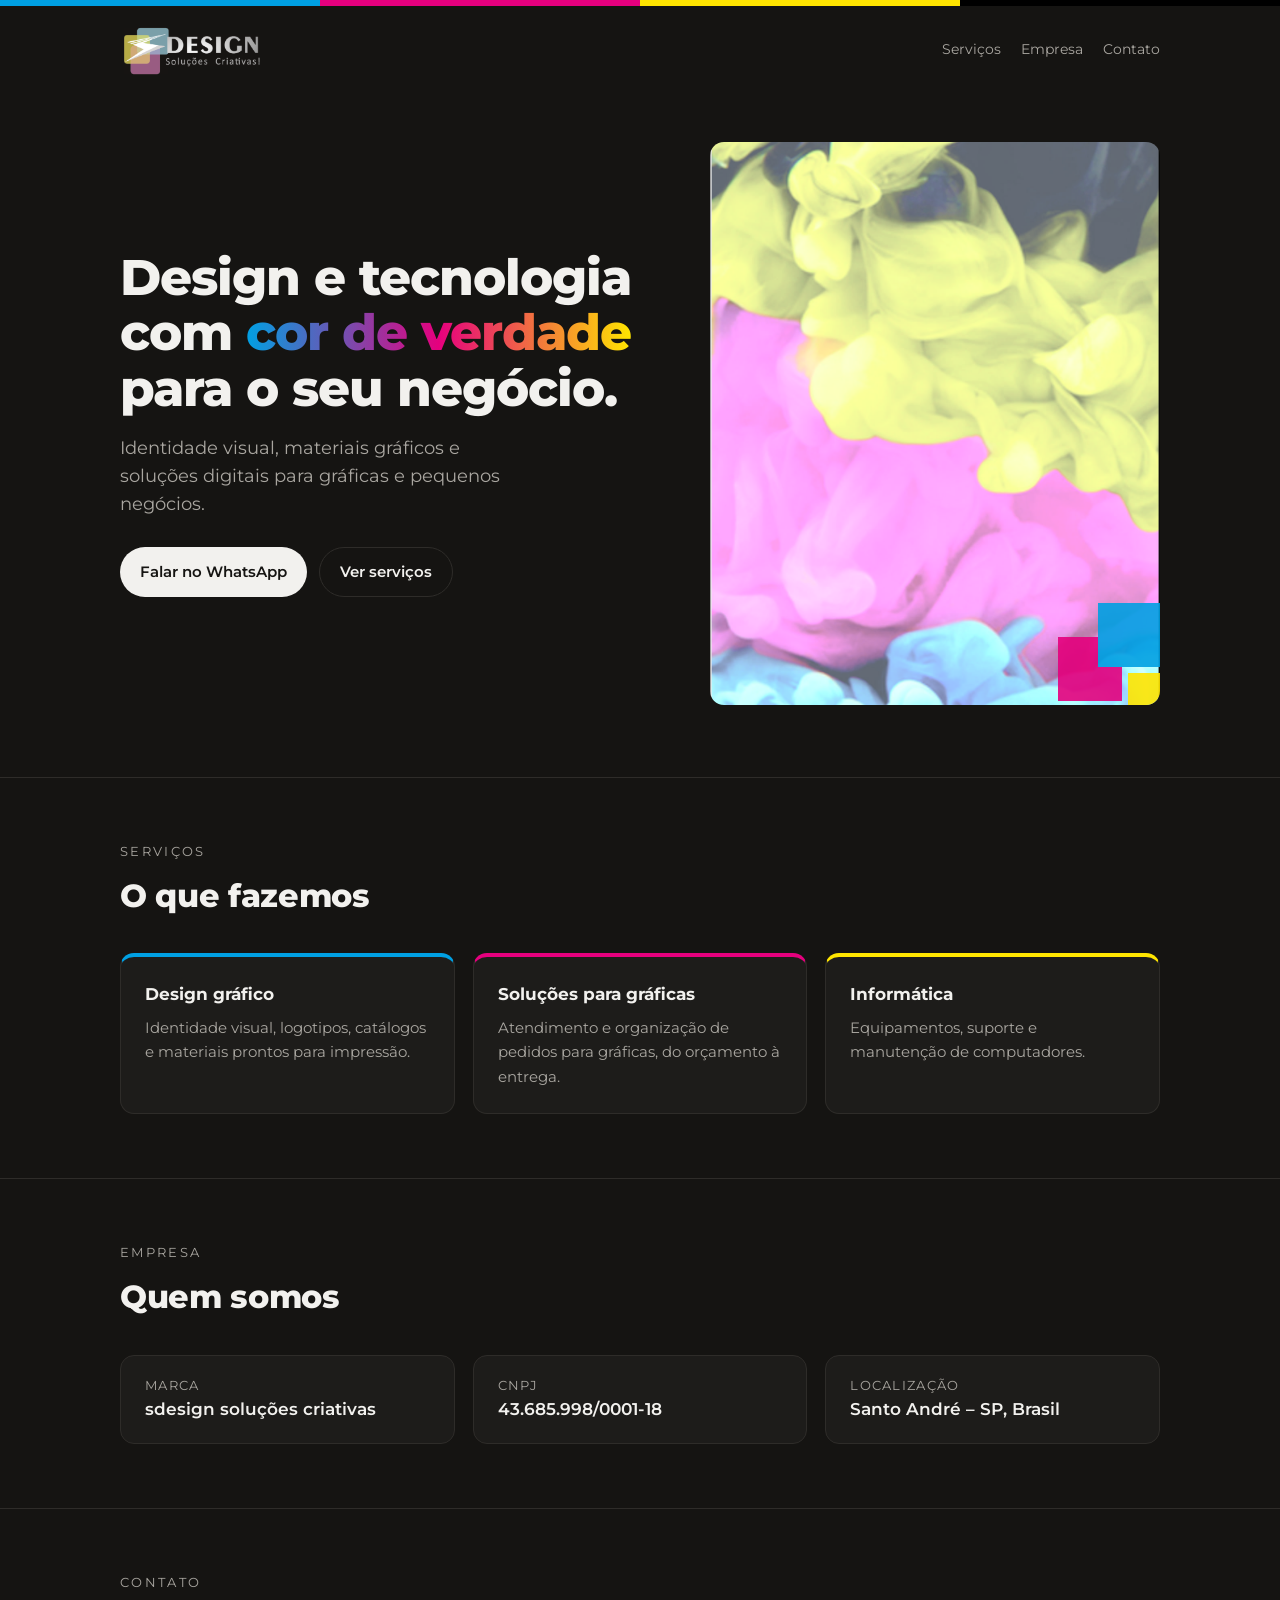
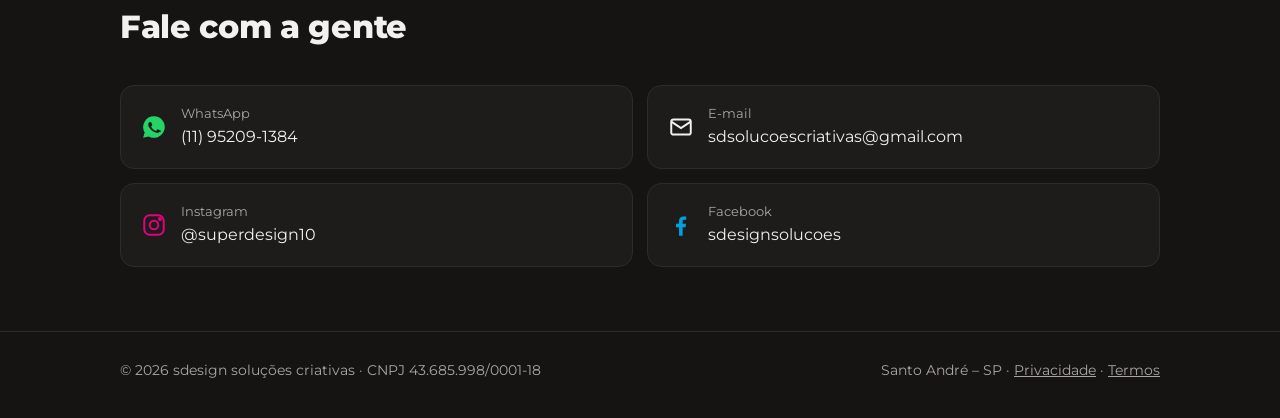
<file: index.html>
<!doctype html>
<html lang="pt-BR">
<head>
  <meta charset="utf-8">
  <meta name="viewport" content="width=device-width, initial-scale=1">
  <title>sdesign soluções criativas</title>
  <meta name="description" content="sdesign soluções criativas: design, tecnologia e soluções digitais para gráficas e pequenos negócios em Santo André – SP.">
  <meta property="og:title" content="sdesign soluções criativas">
  <meta property="og:description" content="Design, tecnologia e soluções digitais para pequenos negócios.">
  <meta property="og:image" content="img/logo.png">
  <meta name="theme-color" content="#151412">
  <link rel="icon" href="img/logo.png">
  <link rel="preconnect" href="https://fonts.googleapis.com">
  <link rel="preconnect" href="https://fonts.gstatic.com" crossorigin>
  <link href="https://fonts.googleapis.com/css2?family=Montserrat:wght@400;600;800&display=swap" rel="stylesheet">
  <style>
    /* Identidade do catálogo: fundo grafite e as cores de impressão (CMYK). */
    :root {
      --fundo: #151412;
      --fundo-2: #1d1c1a;
      --linha: #2e2c29;
      --texto: #f2f1ee;
      --suave: #a9a6a0;
      --ciano: #00a0e3;
      --magenta: #e5007e;
      --amarelo: #ffe500;
      --raio: 14px;
    }
    * { box-sizing: border-box; }
    html { scroll-behavior: smooth; }
    body {
      margin: 0;
      background: var(--fundo);
      color: var(--texto);
      font-family: "Montserrat", system-ui, -apple-system, "Segoe UI", sans-serif;
      line-height: 1.6;
    }
    a { color: inherit; }
    .faixa-cmyk { display: flex; height: 6px; }
    .faixa-cmyk span { flex: 1; }
    .faixa-cmyk span:nth-child(1) { background: var(--ciano); }
    .faixa-cmyk span:nth-child(2) { background: var(--magenta); }
    .faixa-cmyk span:nth-child(3) { background: var(--amarelo); }
    .faixa-cmyk span:nth-child(4) { background: #000; }

    .largura { max-width: 1080px; margin: 0 auto; padding: 0 20px; }

    /* Topo */
    .topo { display: flex; align-items: center; justify-content: space-between; gap: 16px; padding: 18px 0; }
    .topo img { height: 52px; width: auto; display: block; }
    .topo nav { display: flex; gap: 20px; font-size: 0.9rem; }
    .topo nav a { text-decoration: none; color: var(--suave); }
    .topo nav a:hover { color: var(--texto); }

    /* Destaque */
    .destaque {
      position: relative;
      display: grid;
      grid-template-columns: 1.1fr 0.9fr;
      gap: 40px;
      align-items: center;
      padding: 48px 0 72px;
    }
    .destaque h1 { font-size: clamp(2rem, 4.5vw, 3.1rem); line-height: 1.12; margin: 0 0 18px; font-weight: 800; letter-spacing: -0.02em; }
    .destaque h1 em { font-style: normal; background: linear-gradient(90deg, var(--ciano), var(--magenta), var(--amarelo)); -webkit-background-clip: text; background-clip: text; color: transparent; }
    .destaque p { color: var(--suave); font-size: 1.1rem; margin: 0 0 28px; max-width: 34ch; }
    .botoes { display: flex; flex-wrap: wrap; gap: 12px; }
    .botao {
      display: inline-flex; align-items: center; gap: 8px;
      padding: 12px 20px; border-radius: 999px; text-decoration: none; font-weight: 600; font-size: 0.95rem;
    }
    .botao.principal { background: var(--texto); color: var(--fundo); }
    .botao.principal:hover { background: #fff; }
    .botao.secundario { border: 1px solid var(--linha); color: var(--texto); }
    .botao.secundario:hover { border-color: var(--suave); }
    .imagem-tinta {
      aspect-ratio: 4 / 5;
      border-radius: var(--raio);
      background: url("img/fumaca.jpg") center / cover no-repeat;
      position: relative;
      overflow: hidden;
    }
    .imagem-tinta::after {
      /* quadrados sobrepostos do logo */
      content: ""; position: absolute; right: -18px; bottom: -18px; width: 120px; height: 120px;
      background:
        linear-gradient(var(--ciano), var(--ciano)) 40px 0 / 64px 64px no-repeat,
        linear-gradient(var(--magenta), var(--magenta)) 0 34px / 64px 64px no-repeat,
        linear-gradient(var(--amarelo), var(--amarelo)) 70px 70px / 32px 32px no-repeat;
      opacity: 0.9;
    }

    /* Seções */
    section { padding: 64px 0; border-top: 1px solid var(--linha); }
    .titulo-secao { font-size: 0.8rem; text-transform: uppercase; letter-spacing: 0.18em; color: var(--suave); margin: 0 0 8px; }
    h2 { font-size: clamp(1.5rem, 3vw, 2rem); margin: 0 0 32px; font-weight: 800; letter-spacing: -0.01em; }
    .servicos { display: grid; grid-template-columns: repeat(3, 1fr); gap: 18px; }
    .servico { background: var(--fundo-2); border: 1px solid var(--linha); border-radius: var(--raio); padding: 24px; border-top: 4px solid var(--cor); }
    .servico h3 { margin: 0 0 8px; font-size: 1.05rem; }
    .servico p { margin: 0; color: var(--suave); font-size: 0.95rem; }

    .empresa { display: grid; grid-template-columns: repeat(3, 1fr); gap: 18px; }
    .dado { background: var(--fundo-2); border: 1px solid var(--linha); border-radius: var(--raio); padding: 20px 24px; }
    .dado span { display: block; font-size: 0.8rem; color: var(--suave); text-transform: uppercase; letter-spacing: 0.1em; }
    .dado strong { font-size: 1.05rem; font-weight: 600; }

    .contatos { display: grid; grid-template-columns: repeat(2, 1fr); gap: 14px; }
    .contato {
      display: flex; align-items: center; gap: 14px;
      background: var(--fundo-2); border: 1px solid var(--linha); border-radius: var(--raio);
      padding: 18px 20px; text-decoration: none;
    }
    .contato:hover { border-color: var(--suave); }
    .contato svg { width: 26px; height: 26px; flex: none; }
    .contato small { display: block; color: var(--suave); font-size: 0.8rem; }

    footer { border-top: 1px solid var(--linha); padding: 28px 0 36px; color: var(--suave); font-size: 0.85rem; }
    footer .largura { display: flex; flex-wrap: wrap; justify-content: space-between; gap: 8px; }

    @media (max-width: 820px) {
      .destaque { grid-template-columns: 1fr; padding-top: 24px; }
      .imagem-tinta { aspect-ratio: 16 / 10; }
      .servicos, .empresa { grid-template-columns: 1fr; }
      .topo nav { display: none; }
    }
    @media (max-width: 520px) {
      .contatos { grid-template-columns: 1fr; }
      .topo img { height: 42px; }
    }
  </style>
</head>
<body>
  <div class="faixa-cmyk" aria-hidden="true"><span></span><span></span><span></span><span></span></div>

  <div class="largura">
    <header class="topo">
      <a href="#"><img src="img/logo.png" alt="sdesign — Soluções Criativas!"></a>
      <nav aria-label="Seções">
        <a href="#servicos">Serviços</a>
        <a href="#empresa">Empresa</a>
        <a href="#contato">Contato</a>
      </nav>
    </header>

    <div class="destaque">
      <div>
        <h1>Design e tecnologia com <em>cor de verdade</em> para o seu negócio.</h1>
        <p>Identidade visual, materiais gráficos e soluções digitais para gráficas e pequenos negócios.</p>
        <div class="botoes">
          <a class="botao principal" href="https://wa.me/5511952091384" target="_blank" rel="noopener">Falar no WhatsApp</a>
          <a class="botao secundario" href="#servicos">Ver serviços</a>
        </div>
      </div>
      <div class="imagem-tinta" role="img" aria-label="Tintas ciano, magenta e amarelo se misturando"></div>
    </div>
  </div>

  <section id="servicos">
    <div class="largura">
      <p class="titulo-secao">Serviços</p>
      <h2>O que fazemos</h2>
      <div class="servicos">
        <article class="servico" style="--cor: var(--ciano)">
          <h3>Design gráfico</h3>
          <p>Identidade visual, logotipos, catálogos e materiais prontos para impressão.</p>
        </article>
        <article class="servico" style="--cor: var(--magenta)">
          <h3>Soluções para gráficas</h3>
          <p>Atendimento e organização de pedidos para gráficas, do orçamento à entrega.</p>
        </article>
        <article class="servico" style="--cor: var(--amarelo)">
          <h3>Informática</h3>
          <p>Equipamentos, suporte e manutenção de computadores.</p>
        </article>
      </div>
    </div>
  </section>

  <section id="empresa">
    <div class="largura">
      <p class="titulo-secao">Empresa</p>
      <h2>Quem somos</h2>
      <div class="empresa">
        <div class="dado"><span>Marca</span><strong>sdesign soluções criativas</strong></div>
        <div class="dado"><span>CNPJ</span><strong>43.685.998/0001-18</strong></div>
        <div class="dado"><span>Localização</span><strong>Santo André – SP, Brasil</strong></div>
      </div>
    </div>
  </section>

  <section id="contato">
    <div class="largura">
      <p class="titulo-secao">Contato</p>
      <h2>Fale com a gente</h2>
      <div class="contatos">
        <a class="contato" href="https://wa.me/5511952091384" target="_blank" rel="noopener">
          <svg viewBox="0 0 24 24" fill="#25d366" aria-hidden="true"><path d="M12 2a10 10 0 0 0-8.6 15.1L2 22l5-1.3A10 10 0 1 0 12 2Zm5.4 14.1c-.2.6-1.3 1.2-1.8 1.3-.5.1-1 .1-3.2-.7-2.7-1.1-4.4-3.8-4.6-4-.1-.2-1.1-1.5-1.1-2.8s.7-2 1-2.3c.2-.3.5-.3.7-.3h.5c.2 0 .4 0 .6.5l.8 2c.1.2.1.4 0 .6l-.4.5-.3.4c-.1.1-.3.3-.1.6.2.3.8 1.3 1.7 2.1 1.2 1 2.1 1.3 2.4 1.5.3.1.5.1.6-.1l.9-1.1c.2-.3.4-.2.7-.1l1.9.9c.3.1.5.2.5.3.1.2.1.8-.1 1.3Z"/></svg>
          <span><small>WhatsApp</small>(11) 95209-1384</span>
        </a>
        <a class="contato" href="mailto:sdsolucoescriativas@gmail.com">
          <svg viewBox="0 0 24 24" fill="none" stroke="#f2f1ee" stroke-width="1.8" aria-hidden="true"><rect x="3" y="5" width="18" height="14" rx="2"/><path d="m3 7 9 6 9-6"/></svg>
          <span><small>E-mail</small>sdsolucoescriativas@gmail.com</span>
        </a>
        <a class="contato" href="https://www.instagram.com/superdesign10" target="_blank" rel="noopener">
          <svg viewBox="0 0 24 24" fill="none" stroke="#e5007e" stroke-width="1.8" aria-hidden="true"><rect x="3" y="3" width="18" height="18" rx="5"/><circle cx="12" cy="12" r="4"/><circle cx="17.5" cy="6.5" r="1" fill="#e5007e"/></svg>
          <span><small>Instagram</small>@superdesign10</span>
        </a>
        <a class="contato" href="https://www.facebook.com/sdesignsolucoes" target="_blank" rel="noopener">
          <svg viewBox="0 0 24 24" fill="#00a0e3" aria-hidden="true"><path d="M13.5 22v-8h2.7l.4-3.2h-3.1v-2c0-.9.3-1.6 1.6-1.6h1.7V4.3c-.3 0-1.3-.1-2.5-.1-2.5 0-4.1 1.5-4.1 4.2v2.4H7.4V14h2.8v8h3.3Z"/></svg>
          <span><small>Facebook</small>sdesignsolucoes</span>
        </a>
      </div>
    </div>
  </section>

  <footer>
    <div class="largura">
      <span>© 2026 sdesign soluções criativas · CNPJ 43.685.998/0001-18</span>
      <span>Santo André – SP · <a href="privacidade.html">Privacidade</a> · <a href="termos.html">Termos</a></span>
    </div>
  </footer>
</body>
</html>
</file>
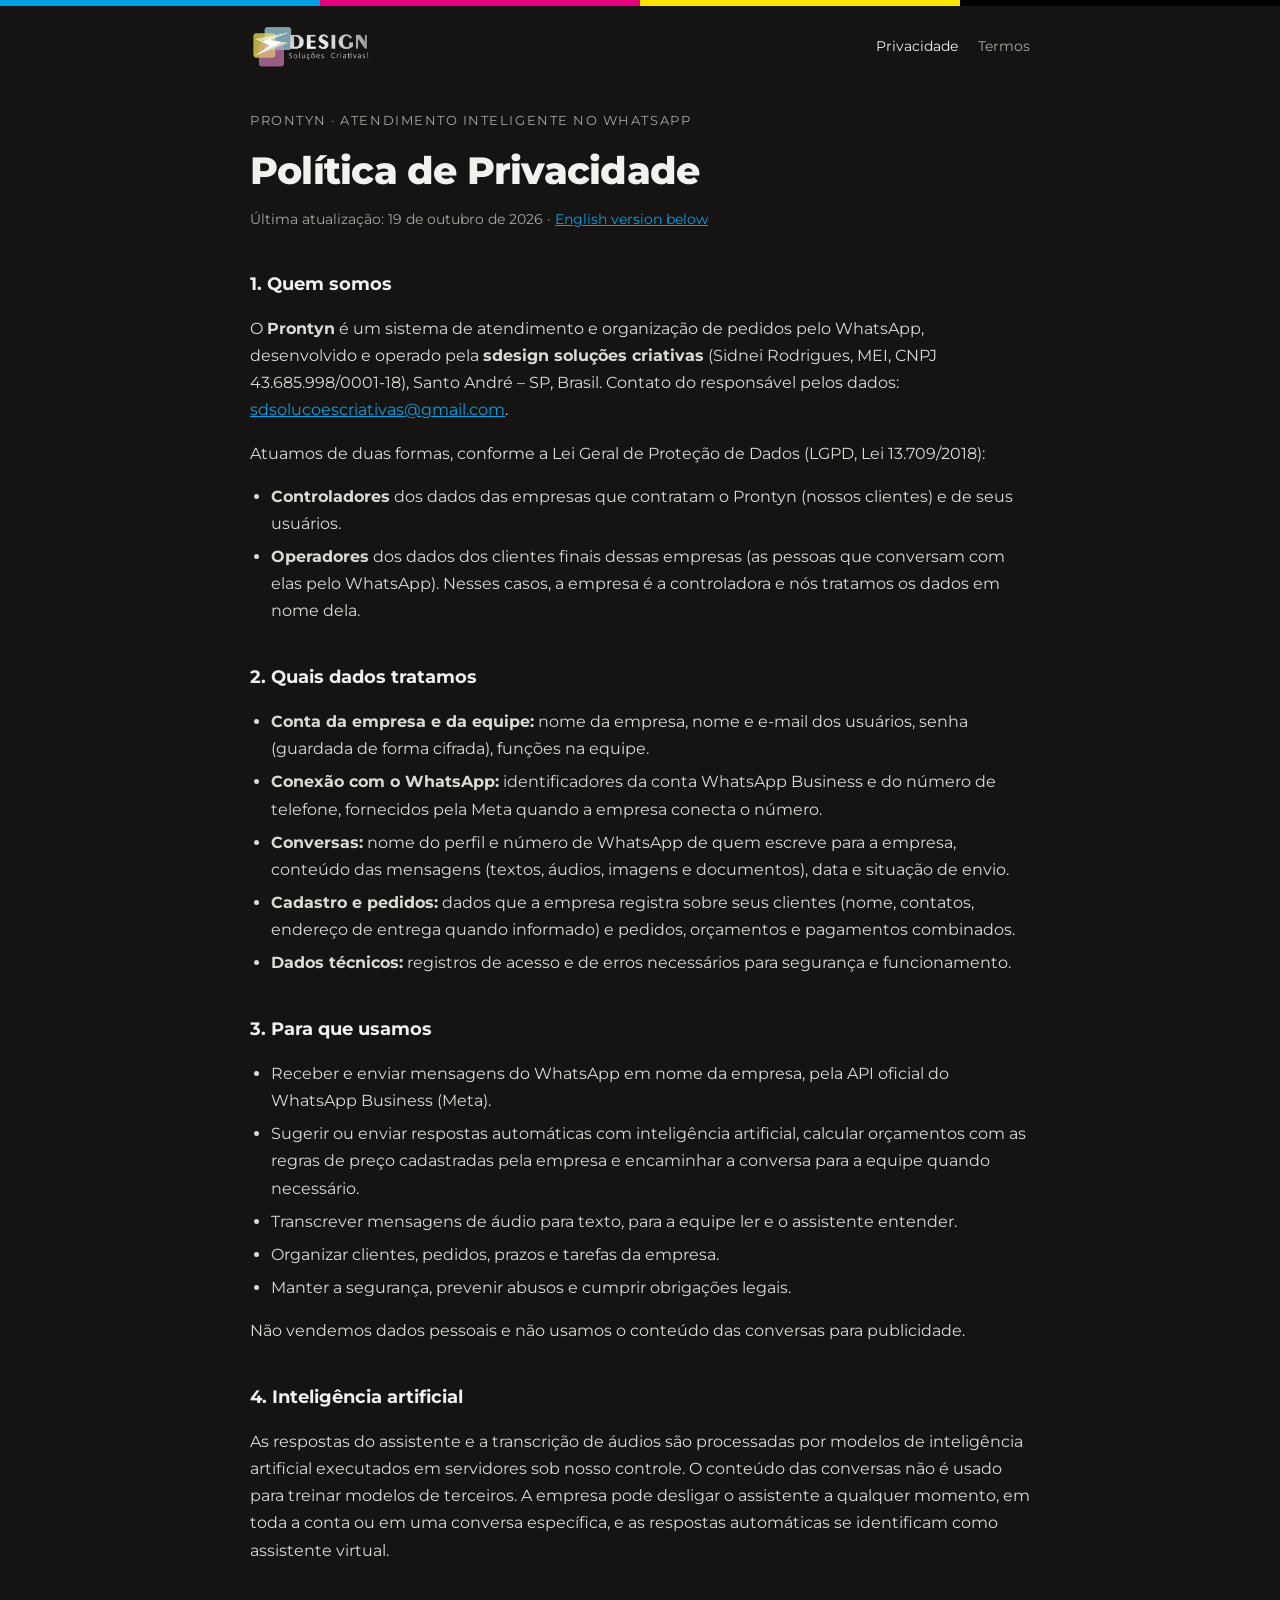
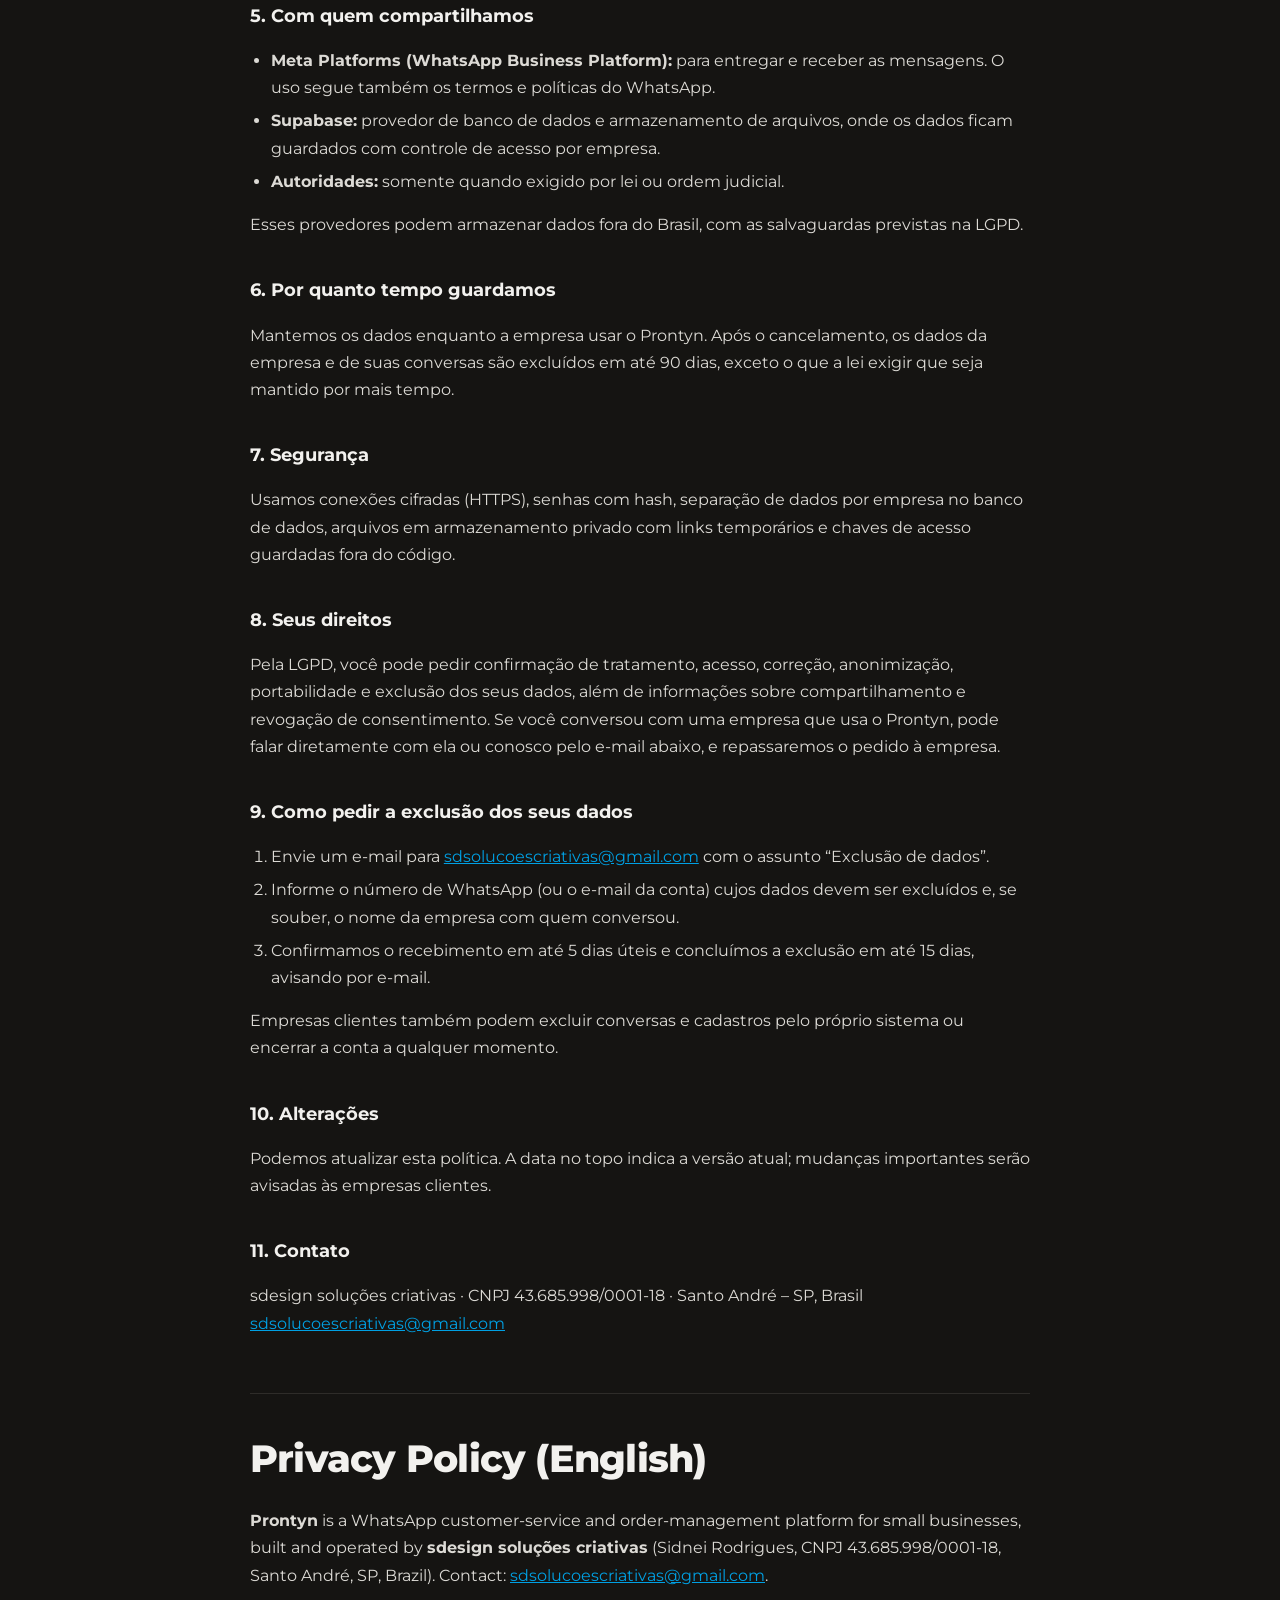
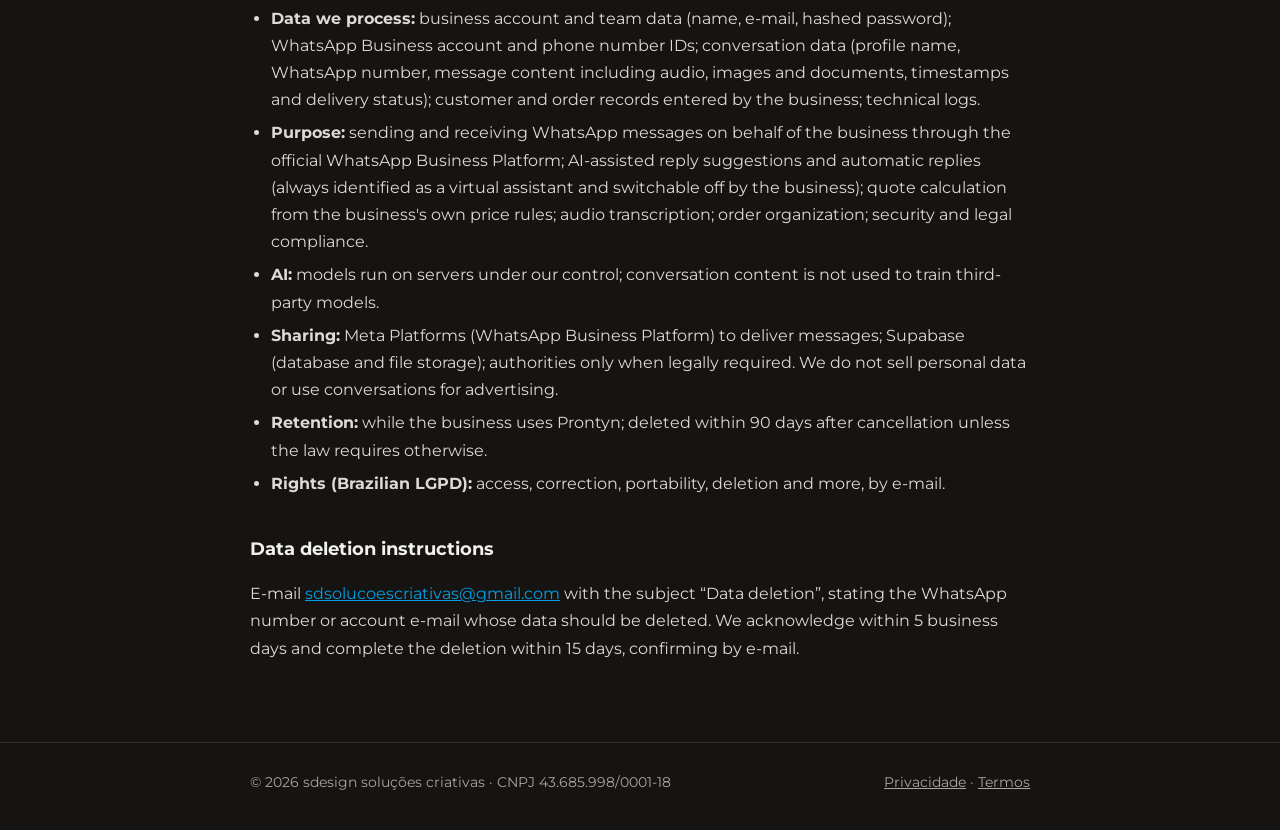
<file: privacidade.html>
<!doctype html>
<html lang="pt-BR">
<head>
  <meta charset="utf-8">
  <meta name="viewport" content="width=device-width, initial-scale=1">
  <title>Política de Privacidade · Prontyn · sdesign soluções criativas</title>
  <meta name="description" content="Como o Prontyn, da sdesign soluções criativas, coleta, usa e protege dados pessoais.">
  <meta name="theme-color" content="#151412">
  <link rel="icon" href="img/logo.png">
  <link rel="preconnect" href="https://fonts.googleapis.com">
  <link rel="preconnect" href="https://fonts.gstatic.com" crossorigin>
  <link href="https://fonts.googleapis.com/css2?family=Montserrat:wght@400;600;800&display=swap" rel="stylesheet">
  <link rel="stylesheet" href="documento.css">
</head>
<body>
  <div class="faixa-cmyk"><span></span><span></span><span></span><span></span></div>
  <header class="largura topo">
    <a href="./"><img src="img/logo.png" alt="sdesign soluções criativas"></a>
    <nav><a href="privacidade.html" aria-current="page">Privacidade</a><a href="termos.html">Termos</a></nav>
  </header>

  <main class="largura documento">
    <p class="rotulo">Prontyn · atendimento inteligente no WhatsApp</p>
    <h1>Política de Privacidade</h1>
    <p class="data">Última atualização: 19 de outubro de 2026 · <a href="#english">English version below</a></p>

    <h2>1. Quem somos</h2>
    <p>O <strong>Prontyn</strong> é um sistema de atendimento e organização de pedidos pelo WhatsApp, desenvolvido e operado pela
      <strong>sdesign soluções criativas</strong> (Sidnei Rodrigues, MEI, CNPJ 43.685.998/0001-18), Santo André – SP, Brasil.
      Contato do responsável pelos dados: <a href="mailto:sdsolucoescriativas@gmail.com">sdsolucoescriativas@gmail.com</a>.</p>
    <p>Atuamos de duas formas, conforme a Lei Geral de Proteção de Dados (LGPD, Lei 13.709/2018):</p>
    <ul>
      <li><strong>Controladores</strong> dos dados das empresas que contratam o Prontyn (nossos clientes) e de seus usuários.</li>
      <li><strong>Operadores</strong> dos dados dos clientes finais dessas empresas (as pessoas que conversam com elas pelo WhatsApp). Nesses casos, a empresa é a controladora e nós tratamos os dados em nome dela.</li>
    </ul>

    <h2>2. Quais dados tratamos</h2>
    <ul>
      <li><strong>Conta da empresa e da equipe:</strong> nome da empresa, nome e e-mail dos usuários, senha (guardada de forma cifrada), funções na equipe.</li>
      <li><strong>Conexão com o WhatsApp:</strong> identificadores da conta WhatsApp Business e do número de telefone, fornecidos pela Meta quando a empresa conecta o número.</li>
      <li><strong>Conversas:</strong> nome do perfil e número de WhatsApp de quem escreve para a empresa, conteúdo das mensagens (textos, áudios, imagens e documentos), data e situação de envio.</li>
      <li><strong>Cadastro e pedidos:</strong> dados que a empresa registra sobre seus clientes (nome, contatos, endereço de entrega quando informado) e pedidos, orçamentos e pagamentos combinados.</li>
      <li><strong>Dados técnicos:</strong> registros de acesso e de erros necessários para segurança e funcionamento.</li>
    </ul>

    <h2>3. Para que usamos</h2>
    <ul>
      <li>Receber e enviar mensagens do WhatsApp em nome da empresa, pela API oficial do WhatsApp Business (Meta).</li>
      <li>Sugerir ou enviar respostas automáticas com inteligência artificial, calcular orçamentos com as regras de preço cadastradas pela empresa e encaminhar a conversa para a equipe quando necessário.</li>
      <li>Transcrever mensagens de áudio para texto, para a equipe ler e o assistente entender.</li>
      <li>Organizar clientes, pedidos, prazos e tarefas da empresa.</li>
      <li>Manter a segurança, prevenir abusos e cumprir obrigações legais.</li>
    </ul>
    <p>Não vendemos dados pessoais e não usamos o conteúdo das conversas para publicidade.</p>

    <h2>4. Inteligência artificial</h2>
    <p>As respostas do assistente e a transcrição de áudios são processadas por modelos de inteligência artificial executados em
      servidores sob nosso controle. O conteúdo das conversas não é usado para treinar modelos de terceiros. A empresa pode
      desligar o assistente a qualquer momento, em toda a conta ou em uma conversa específica, e as respostas automáticas se
      identificam como assistente virtual.</p>

    <h2>5. Com quem compartilhamos</h2>
    <ul>
      <li><strong>Meta Platforms (WhatsApp Business Platform):</strong> para entregar e receber as mensagens. O uso segue também os termos e políticas do WhatsApp.</li>
      <li><strong>Supabase:</strong> provedor de banco de dados e armazenamento de arquivos, onde os dados ficam guardados com controle de acesso por empresa.</li>
      <li><strong>Autoridades:</strong> somente quando exigido por lei ou ordem judicial.</li>
    </ul>
    <p>Esses provedores podem armazenar dados fora do Brasil, com as salvaguardas previstas na LGPD.</p>

    <h2>6. Por quanto tempo guardamos</h2>
    <p>Mantemos os dados enquanto a empresa usar o Prontyn. Após o cancelamento, os dados da empresa e de suas conversas são
      excluídos em até 90 dias, exceto o que a lei exigir que seja mantido por mais tempo.</p>

    <h2>7. Segurança</h2>
    <p>Usamos conexões cifradas (HTTPS), senhas com hash, separação de dados por empresa no banco de dados, arquivos em
      armazenamento privado com links temporários e chaves de acesso guardadas fora do código.</p>

    <h2>8. Seus direitos</h2>
    <p>Pela LGPD, você pode pedir confirmação de tratamento, acesso, correção, anonimização, portabilidade e exclusão dos
      seus dados, além de informações sobre compartilhamento e revogação de consentimento. Se você conversou com uma empresa
      que usa o Prontyn, pode falar diretamente com ela ou conosco pelo e-mail abaixo, e repassaremos o pedido à empresa.</p>

    <h2 id="exclusao">9. Como pedir a exclusão dos seus dados</h2>
    <ol>
      <li>Envie um e-mail para <a href="mailto:sdsolucoescriativas@gmail.com?subject=Exclus%C3%A3o%20de%20dados">sdsolucoescriativas@gmail.com</a> com o assunto “Exclusão de dados”.</li>
      <li>Informe o número de WhatsApp (ou o e-mail da conta) cujos dados devem ser excluídos e, se souber, o nome da empresa com quem conversou.</li>
      <li>Confirmamos o recebimento em até 5 dias úteis e concluímos a exclusão em até 15 dias, avisando por e-mail.</li>
    </ol>
    <p>Empresas clientes também podem excluir conversas e cadastros pelo próprio sistema ou encerrar a conta a qualquer momento.</p>

    <h2>10. Alterações</h2>
    <p>Podemos atualizar esta política. A data no topo indica a versão atual; mudanças importantes serão avisadas às empresas clientes.</p>

    <h2>11. Contato</h2>
    <p>sdesign soluções criativas · CNPJ 43.685.998/0001-18 · Santo André – SP, Brasil<br>
      <a href="mailto:sdsolucoescriativas@gmail.com">sdsolucoescriativas@gmail.com</a></p>

    <hr id="english">

    <h1>Privacy Policy (English)</h1>
    <p><strong>Prontyn</strong> is a WhatsApp customer-service and order-management platform for small businesses, built and operated by
      <strong>sdesign soluções criativas</strong> (Sidnei Rodrigues, CNPJ 43.685.998/0001-18, Santo André, SP, Brazil). Contact:
      <a href="mailto:sdsolucoescriativas@gmail.com">sdsolucoescriativas@gmail.com</a>.</p>
    <ul>
      <li><strong>Data we process:</strong> business account and team data (name, e-mail, hashed password); WhatsApp Business account and phone number IDs; conversation data (profile name, WhatsApp number, message content including audio, images and documents, timestamps and delivery status); customer and order records entered by the business; technical logs.</li>
      <li><strong>Purpose:</strong> sending and receiving WhatsApp messages on behalf of the business through the official WhatsApp Business Platform; AI-assisted reply suggestions and automatic replies (always identified as a virtual assistant and switchable off by the business); quote calculation from the business's own price rules; audio transcription; order organization; security and legal compliance.</li>
      <li><strong>AI:</strong> models run on servers under our control; conversation content is not used to train third-party models.</li>
      <li><strong>Sharing:</strong> Meta Platforms (WhatsApp Business Platform) to deliver messages; Supabase (database and file storage); authorities only when legally required. We do not sell personal data or use conversations for advertising.</li>
      <li><strong>Retention:</strong> while the business uses Prontyn; deleted within 90 days after cancellation unless the law requires otherwise.</li>
      <li><strong>Rights (Brazilian LGPD):</strong> access, correction, portability, deletion and more, by e-mail.</li>
    </ul>
    <h2>Data deletion instructions</h2>
    <p>E-mail <a href="mailto:sdsolucoescriativas@gmail.com?subject=Data%20deletion">sdsolucoescriativas@gmail.com</a> with the subject
      “Data deletion”, stating the WhatsApp number or account e-mail whose data should be deleted. We acknowledge within 5 business
      days and complete the deletion within 15 days, confirming by e-mail.</p>
  </main>

  <footer>
    <div class="largura">
      <span>© 2026 sdesign soluções criativas · CNPJ 43.685.998/0001-18</span>
      <span><a href="privacidade.html">Privacidade</a> · <a href="termos.html">Termos</a></span>
    </div>
  </footer>
</body>
</html>
</file>
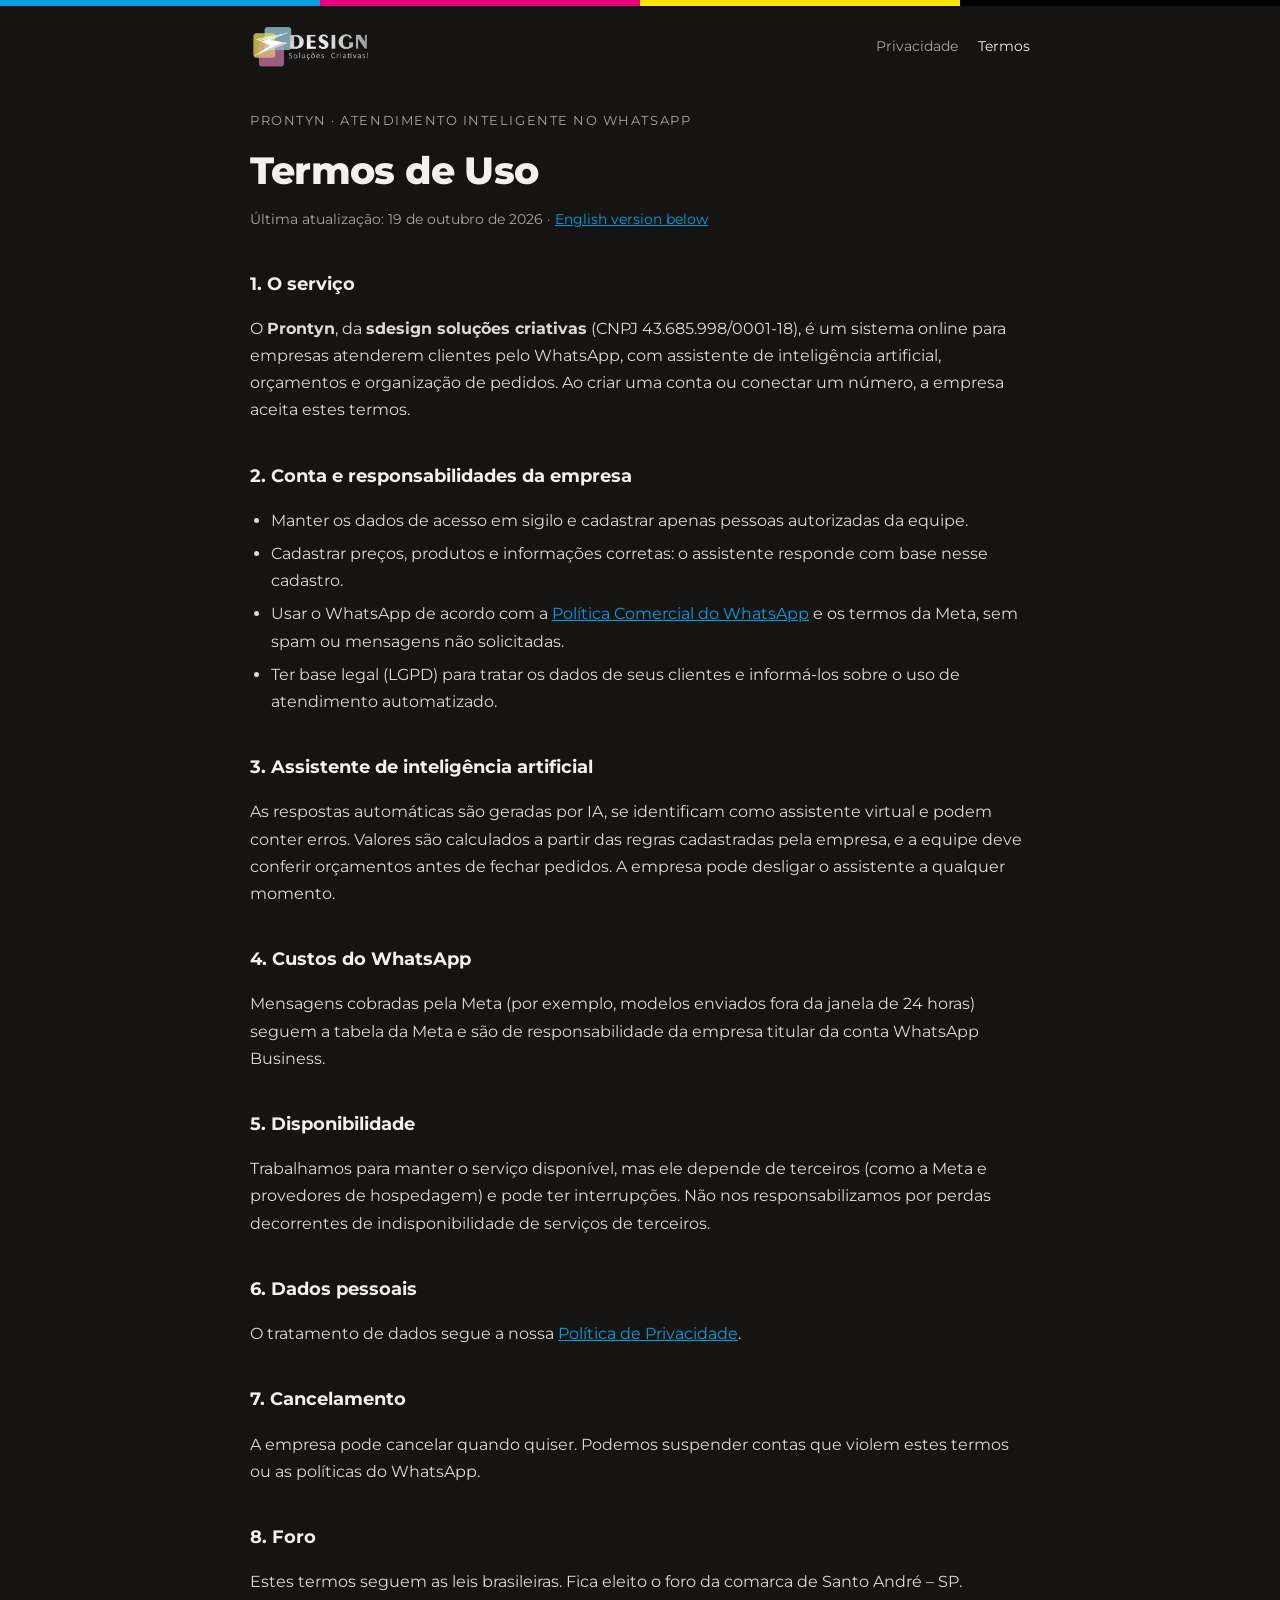
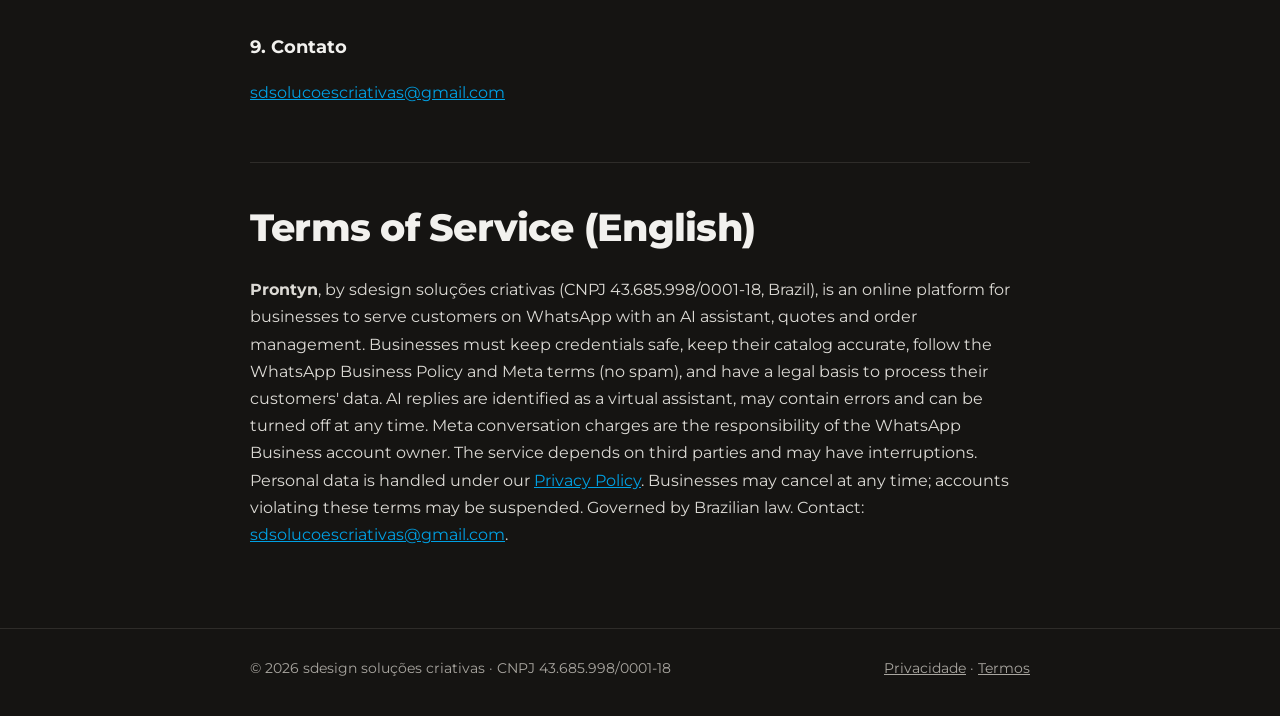
<file: termos.html>
<!doctype html>
<html lang="pt-BR">
<head>
  <meta charset="utf-8">
  <meta name="viewport" content="width=device-width, initial-scale=1">
  <title>Termos de Uso · Prontyn · sdesign soluções criativas</title>
  <meta name="description" content="Termos de uso do Prontyn, sistema de atendimento no WhatsApp da sdesign soluções criativas.">
  <meta name="theme-color" content="#151412">
  <link rel="icon" href="img/logo.png">
  <link rel="preconnect" href="https://fonts.googleapis.com">
  <link rel="preconnect" href="https://fonts.gstatic.com" crossorigin>
  <link href="https://fonts.googleapis.com/css2?family=Montserrat:wght@400;600;800&display=swap" rel="stylesheet">
  <link rel="stylesheet" href="documento.css">
</head>
<body>
  <div class="faixa-cmyk"><span></span><span></span><span></span><span></span></div>
  <header class="largura topo">
    <a href="./"><img src="img/logo.png" alt="sdesign soluções criativas"></a>
    <nav><a href="privacidade.html">Privacidade</a><a href="termos.html" aria-current="page">Termos</a></nav>
  </header>

  <main class="largura documento">
    <p class="rotulo">Prontyn · atendimento inteligente no WhatsApp</p>
    <h1>Termos de Uso</h1>
    <p class="data">Última atualização: 19 de outubro de 2026 · <a href="#english">English version below</a></p>

    <h2>1. O serviço</h2>
    <p>O <strong>Prontyn</strong>, da <strong>sdesign soluções criativas</strong> (CNPJ 43.685.998/0001-18), é um sistema online para
      empresas atenderem clientes pelo WhatsApp, com assistente de inteligência artificial, orçamentos e organização de pedidos.
      Ao criar uma conta ou conectar um número, a empresa aceita estes termos.</p>

    <h2>2. Conta e responsabilidades da empresa</h2>
    <ul>
      <li>Manter os dados de acesso em sigilo e cadastrar apenas pessoas autorizadas da equipe.</li>
      <li>Cadastrar preços, produtos e informações corretas: o assistente responde com base nesse cadastro.</li>
      <li>Usar o WhatsApp de acordo com a <a href="https://www.whatsapp.com/legal/business-policy/" rel="noopener">Política Comercial do WhatsApp</a> e os termos da Meta, sem spam ou mensagens não solicitadas.</li>
      <li>Ter base legal (LGPD) para tratar os dados de seus clientes e informá-los sobre o uso de atendimento automatizado.</li>
    </ul>

    <h2>3. Assistente de inteligência artificial</h2>
    <p>As respostas automáticas são geradas por IA, se identificam como assistente virtual e podem conter erros. Valores são
      calculados a partir das regras cadastradas pela empresa, e a equipe deve conferir orçamentos antes de fechar pedidos.
      A empresa pode desligar o assistente a qualquer momento.</p>

    <h2>4. Custos do WhatsApp</h2>
    <p>Mensagens cobradas pela Meta (por exemplo, modelos enviados fora da janela de 24 horas) seguem a tabela da Meta e são de
      responsabilidade da empresa titular da conta WhatsApp Business.</p>

    <h2>5. Disponibilidade</h2>
    <p>Trabalhamos para manter o serviço disponível, mas ele depende de terceiros (como a Meta e provedores de hospedagem) e pode
      ter interrupções. Não nos responsabilizamos por perdas decorrentes de indisponibilidade de serviços de terceiros.</p>

    <h2>6. Dados pessoais</h2>
    <p>O tratamento de dados segue a nossa <a href="privacidade.html">Política de Privacidade</a>.</p>

    <h2>7. Cancelamento</h2>
    <p>A empresa pode cancelar quando quiser. Podemos suspender contas que violem estes termos ou as políticas do WhatsApp.</p>

    <h2>8. Foro</h2>
    <p>Estes termos seguem as leis brasileiras. Fica eleito o foro da comarca de Santo André – SP.</p>

    <h2>9. Contato</h2>
    <p><a href="mailto:sdsolucoescriativas@gmail.com">sdsolucoescriativas@gmail.com</a></p>

    <hr id="english">

    <h1>Terms of Service (English)</h1>
    <p><strong>Prontyn</strong>, by sdesign soluções criativas (CNPJ 43.685.998/0001-18, Brazil), is an online platform for businesses to
      serve customers on WhatsApp with an AI assistant, quotes and order management. Businesses must keep credentials safe, keep
      their catalog accurate, follow the WhatsApp Business Policy and Meta terms (no spam), and have a legal basis to process their
      customers' data. AI replies are identified as a virtual assistant, may contain errors and can be turned off at any time.
      Meta conversation charges are the responsibility of the WhatsApp Business account owner. The service depends on third
      parties and may have interruptions. Personal data is handled under our <a href="privacidade.html#english">Privacy Policy</a>.
      Businesses may cancel at any time; accounts violating these terms may be suspended. Governed by Brazilian law.
      Contact: <a href="mailto:sdsolucoescriativas@gmail.com">sdsolucoescriativas@gmail.com</a>.</p>
  </main>

  <footer>
    <div class="largura">
      <span>© 2026 sdesign soluções criativas · CNPJ 43.685.998/0001-18</span>
      <span><a href="privacidade.html">Privacidade</a> · <a href="termos.html">Termos</a></span>
    </div>
  </footer>
</body>
</html>
</file>
<file: documento.css>
/* Páginas de texto (privacidade, termos) com a mesma identidade do site. */
:root {
  --fundo: #151412;
  --linha: #2e2c29;
  --texto: #f2f1ee;
  --suave: #a9a6a0;
  --ciano: #00a0e3;
  --magenta: #e5007e;
  --amarelo: #ffe500;
}
* { box-sizing: border-box; }
body {
  margin: 0;
  background: var(--fundo);
  color: var(--texto);
  font-family: "Montserrat", system-ui, -apple-system, "Segoe UI", sans-serif;
  line-height: 1.7;
}
a { color: var(--ciano); }
.faixa-cmyk { display: flex; height: 6px; }
.faixa-cmyk span { flex: 1; }
.faixa-cmyk span:nth-child(1) { background: var(--ciano); }
.faixa-cmyk span:nth-child(2) { background: var(--magenta); }
.faixa-cmyk span:nth-child(3) { background: var(--amarelo); }
.faixa-cmyk span:nth-child(4) { background: #000; }
.largura { max-width: 820px; margin: 0 auto; padding: 0 20px; }

.topo { display: flex; flex-wrap: wrap; align-items: center; justify-content: space-between; gap: 12px 16px; padding: 18px 20px; }
.topo img { height: 44px; width: auto; display: block; }
.topo nav { display: flex; gap: 20px; font-size: 0.9rem; }
.topo nav a { text-decoration: none; color: var(--suave); }
.topo nav a:hover, .topo nav a[aria-current] { color: var(--texto); }

.documento { padding: 24px 20px 64px; }
.documento .rotulo { color: var(--suave); font-size: 0.8rem; letter-spacing: 0.12em; text-transform: uppercase; margin: 0; }
.documento h1 { font-size: clamp(1.8rem, 4vw, 2.4rem); font-weight: 800; letter-spacing: -0.02em; margin: 6px 0 4px; }
.documento .data { color: var(--suave); font-size: 0.9rem; margin-top: 0; }
.documento h2 { font-size: 1.15rem; margin: 36px 0 8px; }
.documento p, .documento li { color: #dcdad5; }
.documento ul, .documento ol { padding-left: 1.3rem; }
.documento li { margin: 6px 0; }
.documento hr { border: 0; height: 1px; background: var(--linha); margin: 56px 0 32px; }

footer { border-top: 1px solid var(--linha); padding: 28px 0 36px; color: var(--suave); font-size: 0.85rem; }
footer .largura { display: flex; flex-wrap: wrap; justify-content: space-between; gap: 8px; }
footer a { color: var(--suave); }
</file>
